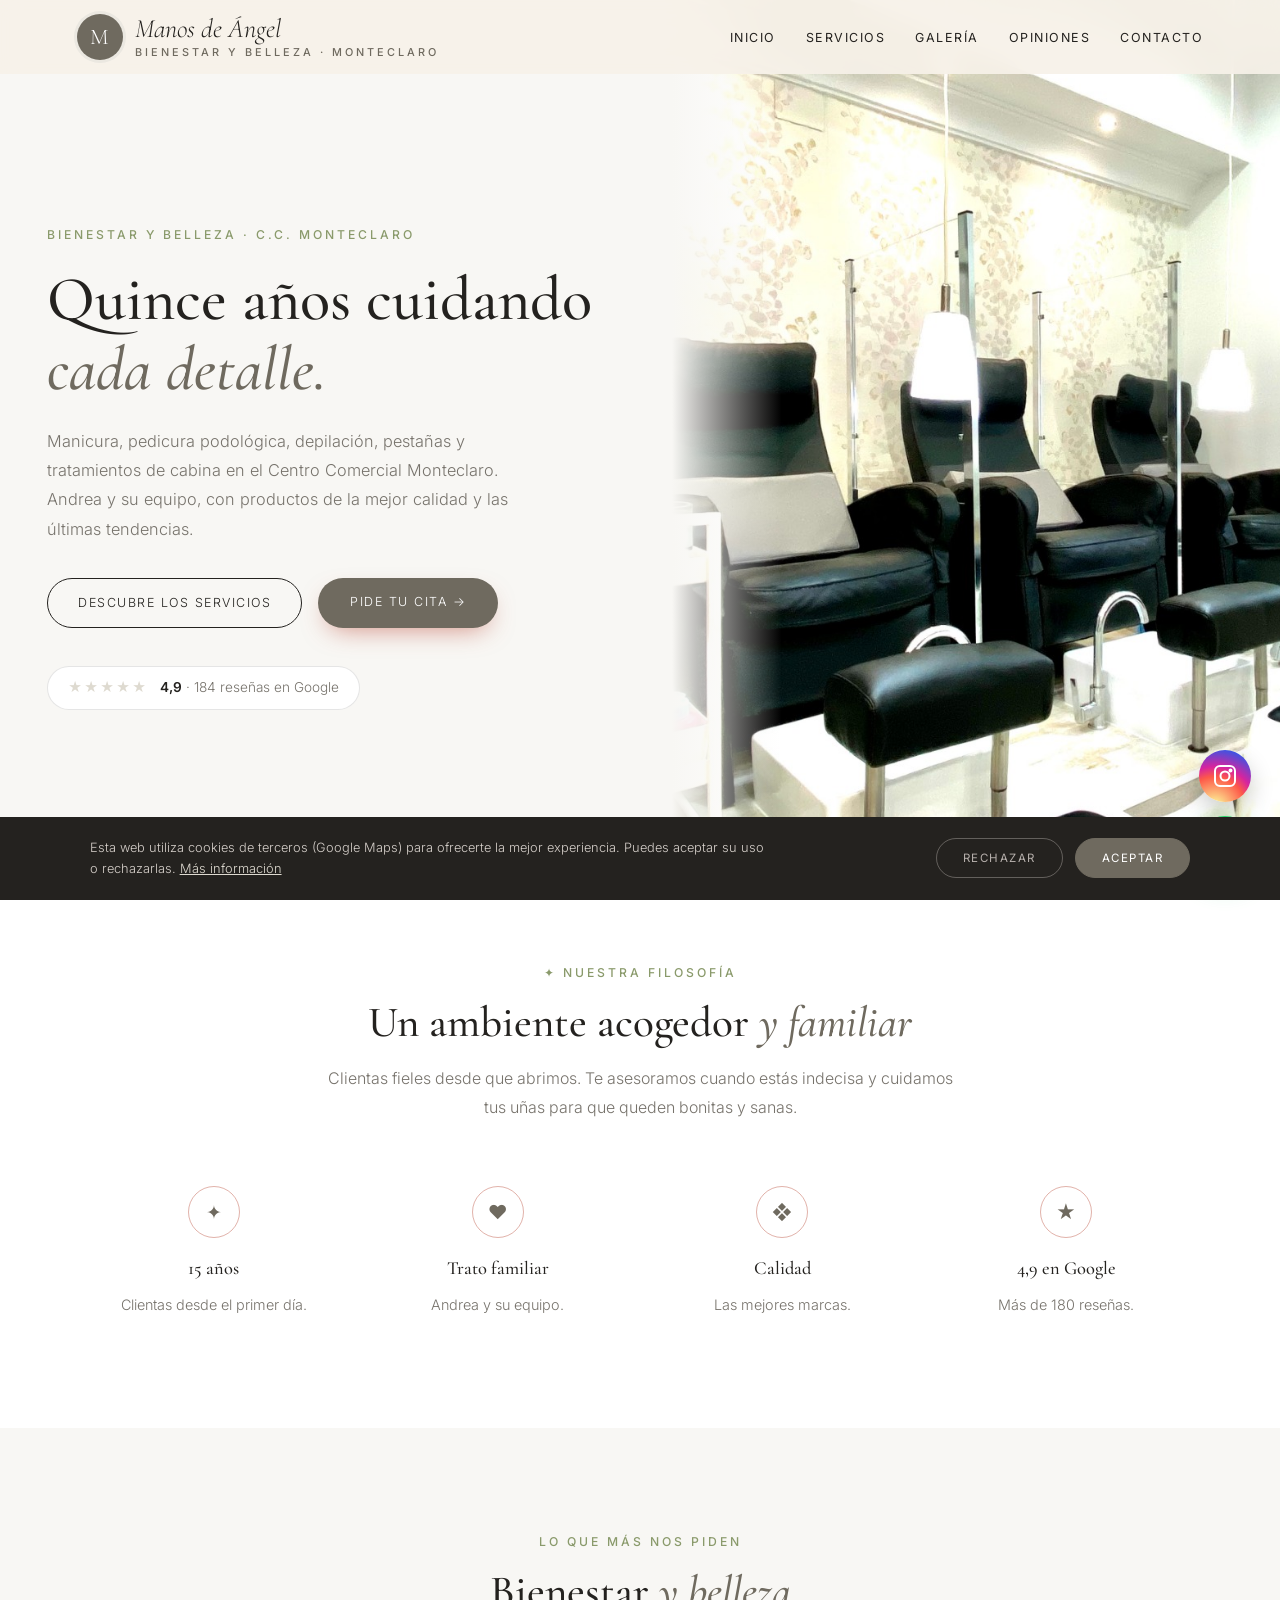
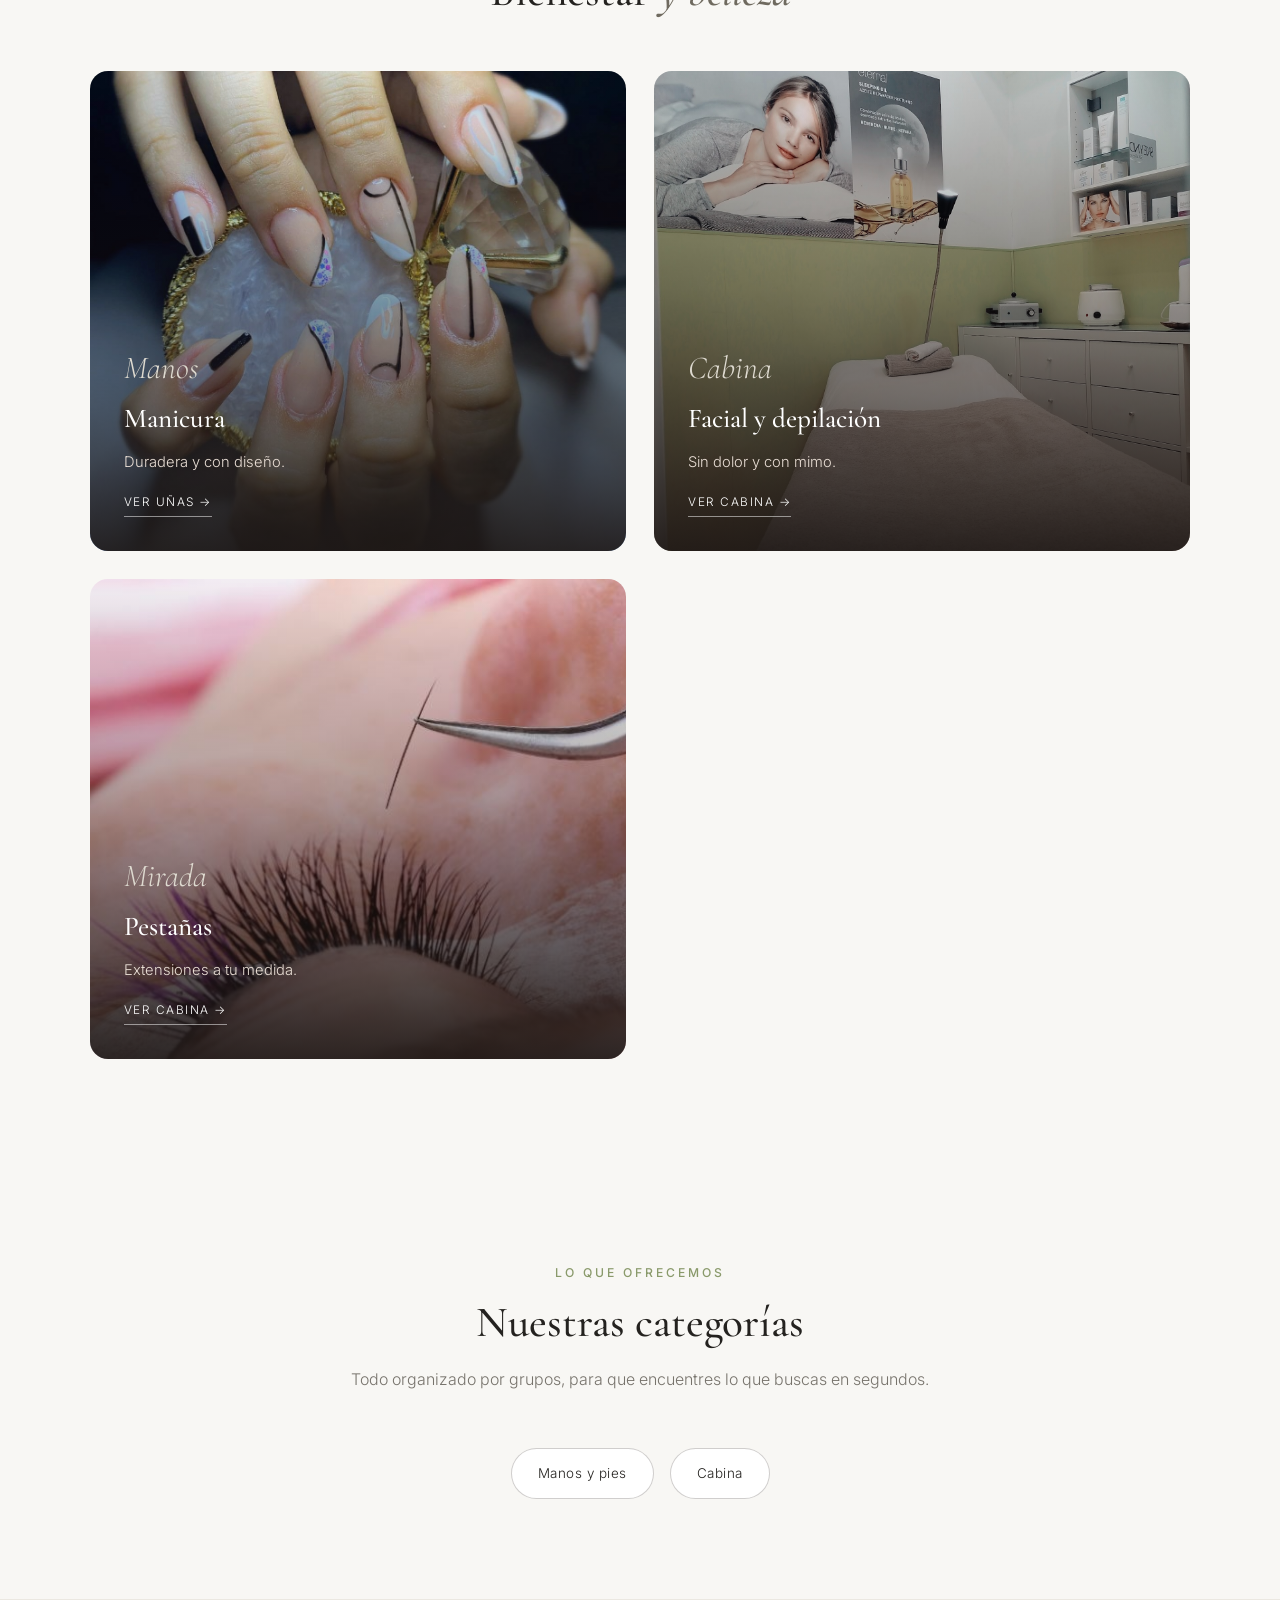
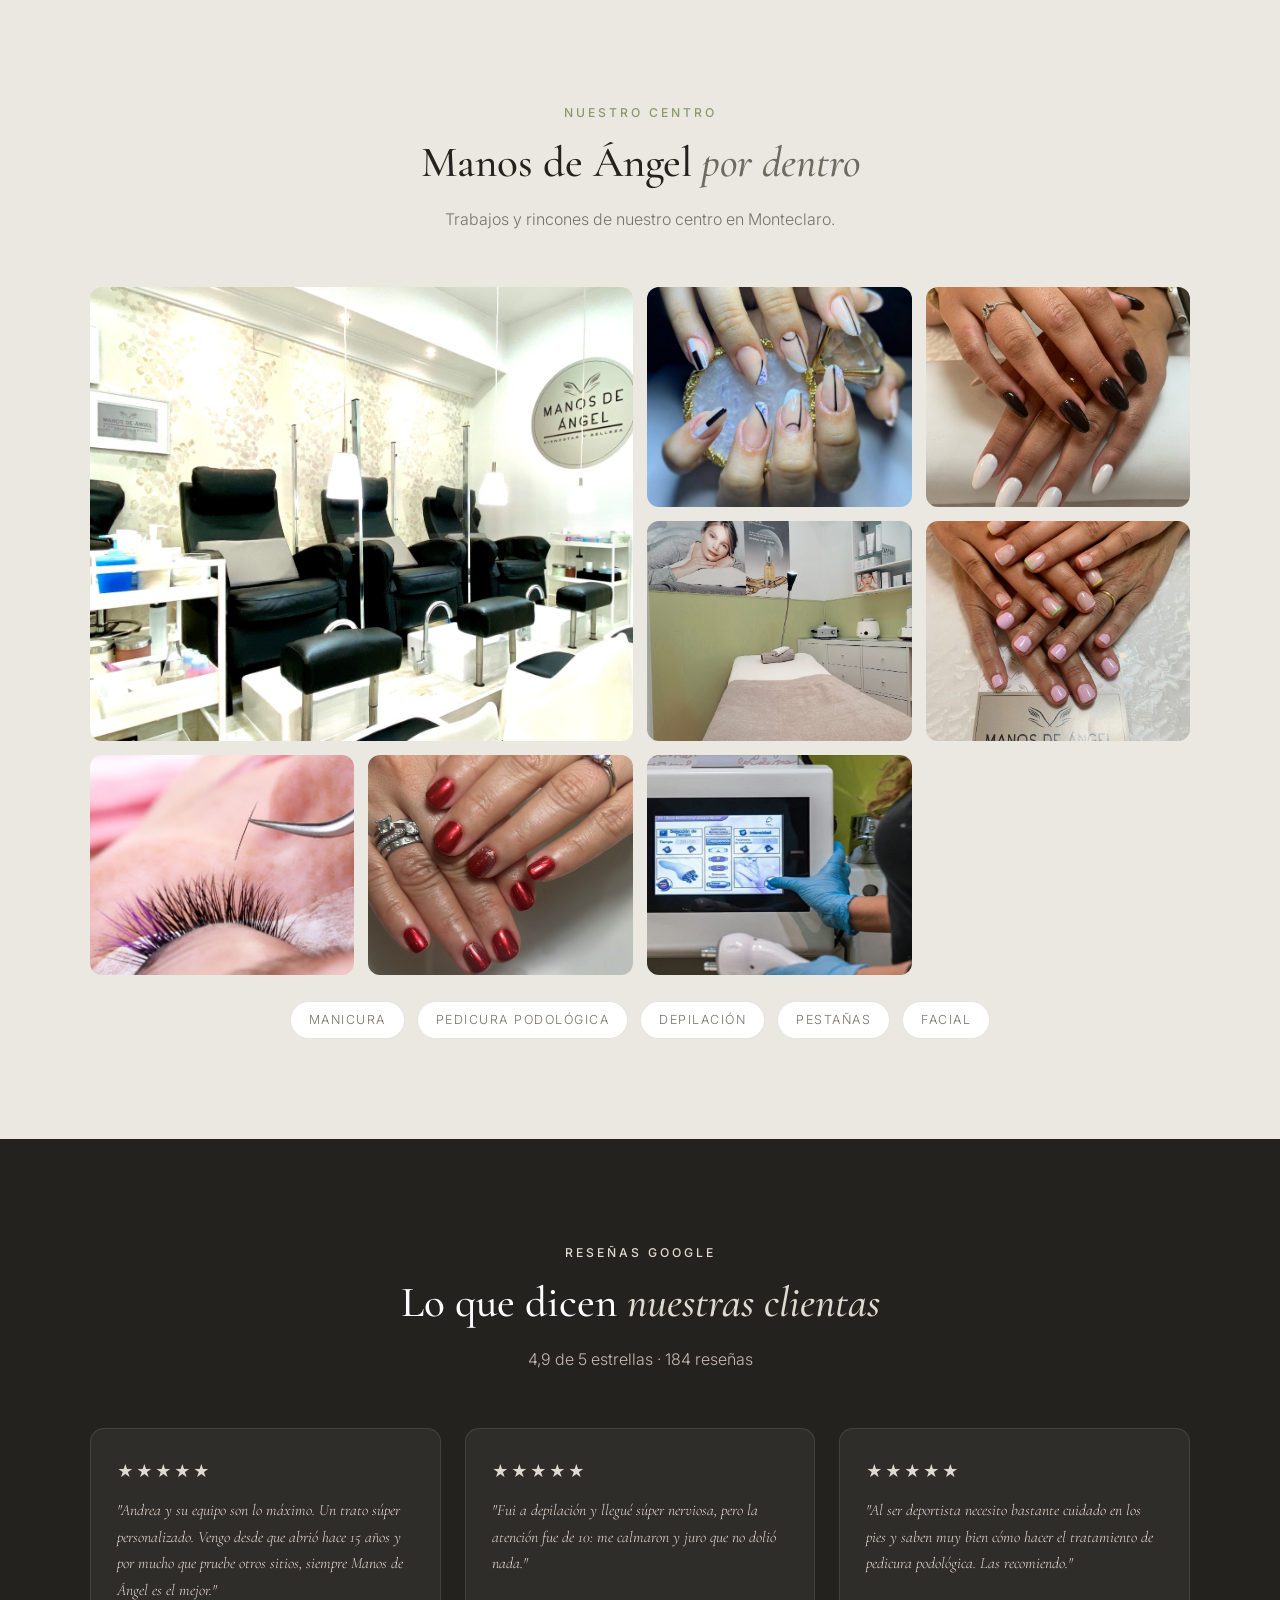
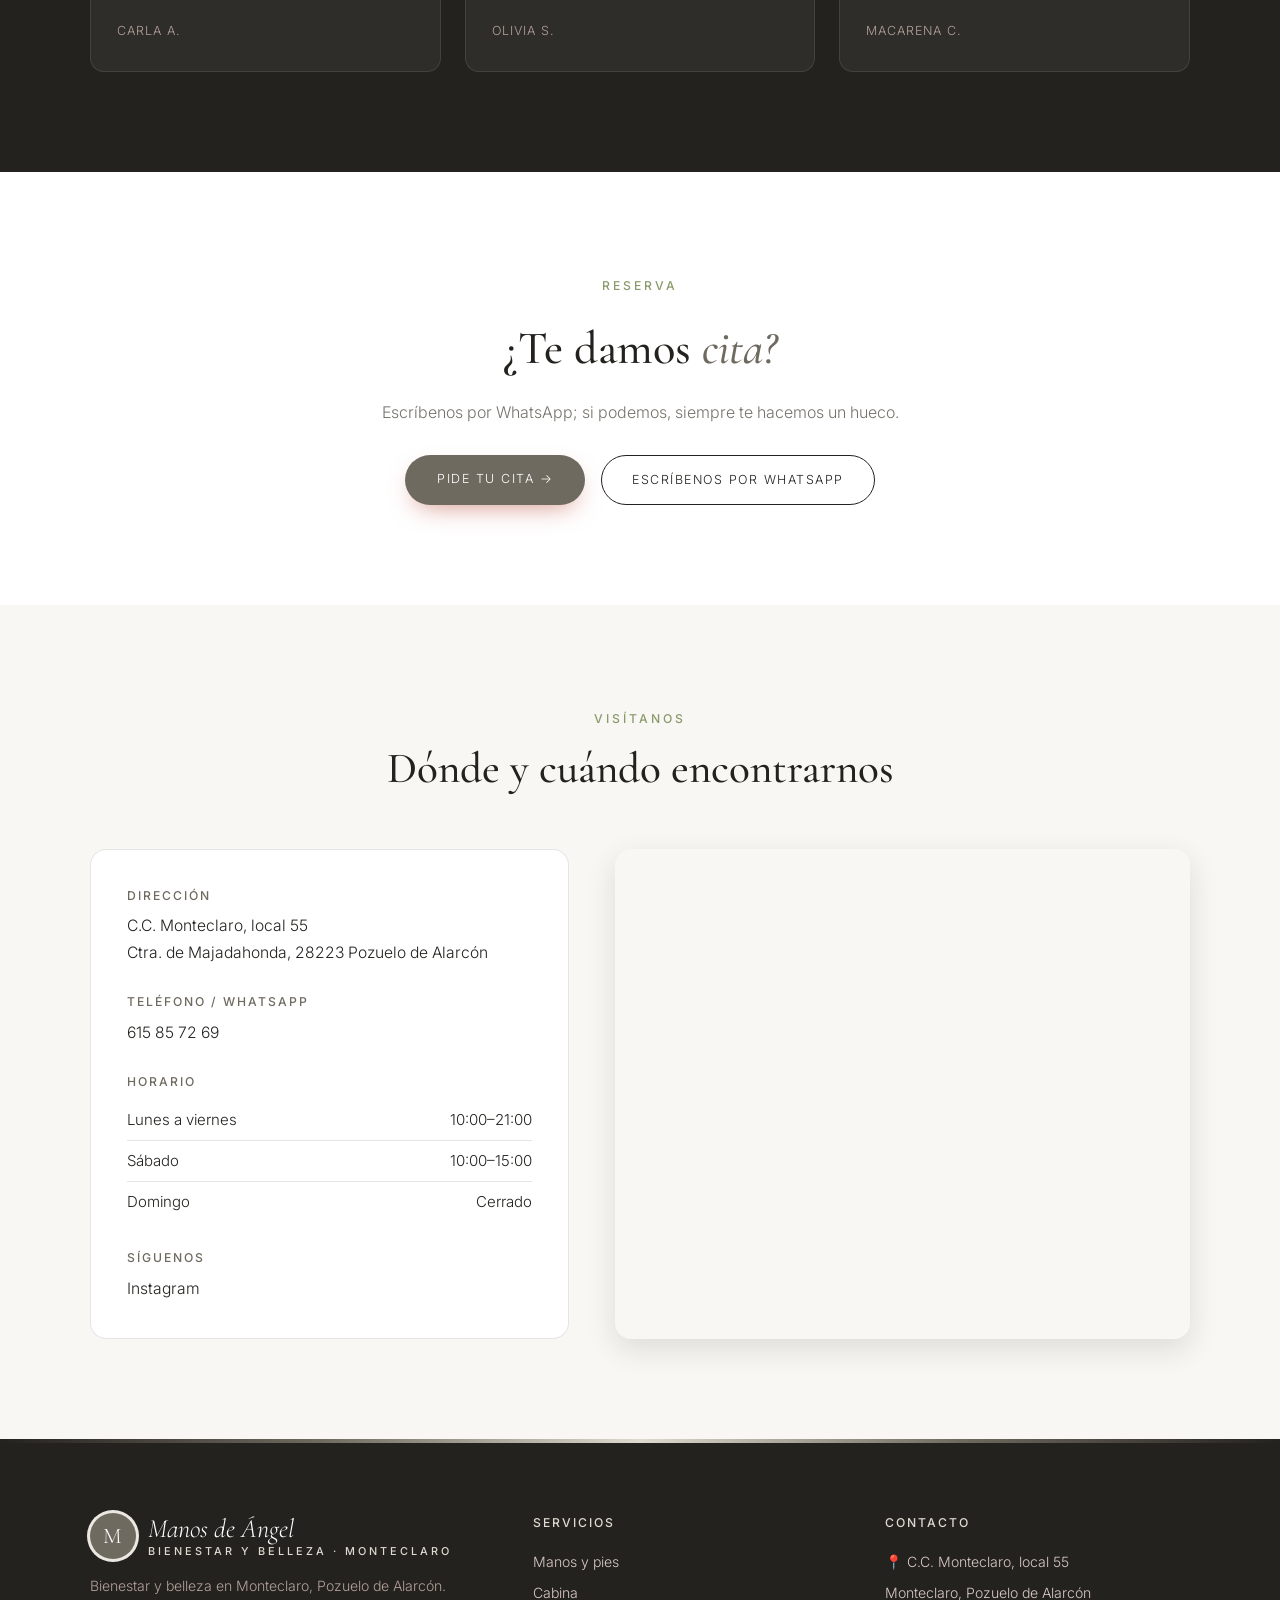
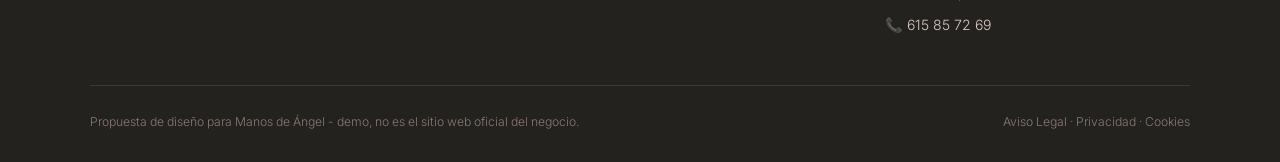
<file: index.html>
<!DOCTYPE html>
<html lang="es">
<head>
<meta charset="UTF-8">
<meta name="viewport" content="width=device-width, initial-scale=1.0">
<title>Manos de Ángel — Uñas, pedicura y estética en Monteclaro</title>
<meta name="description" content="Manos de Ángel, en el C.C. Monteclaro, local 55, Pozuelo de Alarcón. Manicura, pedicura podológica, depilación, pestañas y cabina facial con Andrea y su equipo desde hace 15 años. 4,9★ con 184 reseñas en Google.">
<meta name="theme-color" content="#24221f">
<meta property="og:title" content="Manos de Ángel · Pozuelo de Alarcón">
<meta property="og:image" content="maps_01.jpg">

<link rel="preconnect" href="https://fonts.googleapis.com"><link rel="preconnect" href="https://fonts.gstatic.com" crossorigin><link href="https://fonts.googleapis.com/css2?family=Cormorant+Garamond:ital,wght@0,500;0,600;1,500&family=Inter:wght@300;400;500;600&display=swap" rel="stylesheet">
<link rel="stylesheet" href="styles.css">
</head>
<body>

<header id="header">
  <a href="index.html" class="logo" aria-label="Manos de Ángel, inicio"><span class="logo-mark">M</span><span class="logo-text"><span class="script">Manos de Ángel</span><small>bienestar y belleza · Monteclaro</small></span></a>
  <nav id="nav" aria-label="Navegación principal"><ul><li><a href="index.html#inicio">Inicio</a></li><li><a href="servicios.html">Servicios</a></li><li><a href="index.html#galeria">Galería</a></li><li><a href="index.html#opiniones">Opiniones</a></li><li><a href="index.html#contacto">Contacto</a></li></ul></nav><button class="nav-toggle" id="navToggle" aria-label="Abrir menú">☰</button>
</header>

<section class="hero" id="inicio">
  <div class="hero-text">
    <span class="eyebrow">Bienestar y belleza · C.C. Monteclaro</span>
    <h1>Quince años cuidando <em>cada detalle.</em></h1>
    <p>Manicura, pedicura podológica, depilación, pestañas y tratamientos de cabina en el Centro Comercial Monteclaro. Andrea y su equipo, con productos de la mejor calidad y las últimas tendencias.</p>
    <div class="hero-ctas">
      <a href="servicios.html" class="btn-outline">Descubre los servicios</a>
      <a href="https://wa.me/34615857269?text=Hola%2C%20he%20visto%20vuestra%20web%20y%20me%20gustar%C3%ADa%20pedir%20cita%20en%20Manos%20de%20%C3%81ngel" class="btn-solid" target="_blank" rel="noopener">Pide tu cita →</a>
    </div>
    <a class="hero-rating" href="https://www.google.com/maps/search/?api=1&query=Manos+de+%C3%81ngel,+Centro+Comercial+Monteclaro,+Pozuelo+de+Alarc%C3%B3n" target="_blank" rel="noopener"><span class="stars">★★★★★</span><span><strong>4,9</strong> · 184 reseñas en Google</span></a>
  </div>
  <div class="hero-img"><img src="maps_01.jpg" alt="Zona de manicura y pedicura de Manos de Ángel en Monteclaro" style="object-position:center 50%;"></div>
</section>

<section class="trust">
  <div class="section-head">
    <span class="eyebrow">✦ Nuestra filosofía</span>
    <h2>Un ambiente acogedor <em>y familiar</em></h2>
    <p>Clientas fieles desde que abrimos. Te asesoramos cuando estás indecisa y cuidamos tus uñas para que queden bonitas y sanas.</p>
  </div>
  <div class="trust-grid">
    <div class="trust-card"><span class="trust-ic">✦</span><h3>15 años</h3><p>Clientas desde el primer día.</p></div>
    <div class="trust-card"><span class="trust-ic">♥</span><h3>Trato familiar</h3><p>Andrea y su equipo.</p></div>
    <div class="trust-card"><span class="trust-ic">❖</span><h3>Calidad</h3><p>Las mejores marcas.</p></div>
    <div class="trust-card"><span class="trust-ic">★</span><h3>4,9 en Google</h3><p>Más de 180 reseñas.</p></div>
  </div>
</section>

<section class="worlds">
  <div class="section-head">
    <span class="eyebrow">Lo que más nos piden</span>
    <h2>Bienestar <em>y belleza</em></h2>
  </div>
  <div class="worlds-grid">
    <a href="servicios.html#unas" class="world-card"><img src="maps_07.jpg" alt="Manicura"><div class="world-text"><span class="script">Manos</span><h3>Manicura</h3><p>Duradera y con diseño.</p><span class="world-link">Ver uñas →</span></div></a>
    <a href="servicios.html#cabina" class="world-card"><img src="maps_09.jpg" alt="Facial y depilación"><div class="world-text"><span class="script">Cabina</span><h3>Facial y depilación</h3><p>Sin dolor y con mimo.</p><span class="world-link">Ver cabina →</span></div></a>
    <a href="servicios.html#cabina" class="world-card"><img src="maps_03.jpg" alt="Pestañas"><div class="world-text"><span class="script">Mirada</span><h3>Pestañas</h3><p>Extensiones a tu medida.</p><span class="world-link">Ver cabina →</span></div></a>
  </div>
</section>

<section>
  <div class="section-head">
    <span class="eyebrow">Lo que ofrecemos</span>
    <h2>Nuestras categorías</h2>
    <p>Todo organizado por grupos, para que encuentres lo que buscas en segundos.</p>
  </div>
  <div class="cat-pills">
    <a href="servicios.html#unas" class="cat-pill">Manos y pies</a>
    <a href="servicios.html#cabina" class="cat-pill">Cabina</a>
  </div>
</section>

<section class="gallery-wrap" id="galeria">
  <div class="section-head">
    <span class="eyebrow">Nuestro centro</span>
    <h2>Manos de Ángel <em>por dentro</em></h2>
    <p>Trabajos y rincones de nuestro centro en Monteclaro.</p>
  </div>
  <div class="gallery">
    <figure class="big"><img src="maps_01.jpg" alt="Zona de manicura y pedicura" loading="lazy"></figure>
    <figure><img src="maps_07.jpg" alt="Diseño de líneas" loading="lazy"></figure>
    <figure><img src="maps_02.jpg" alt="Bicolor blanco y negro" loading="lazy"></figure>
    <figure><img src="maps_09.jpg" alt="Cabina de tratamientos" loading="lazy"></figure>
    <figure><img src="maps_04.jpg" alt="Manicura natural" loading="lazy"></figure>
    <figure><img src="maps_03.jpg" alt="Extensiones de pestañas" loading="lazy"></figure>
    <figure><img src="maps_08.jpg" alt="Rojo metalizado" loading="lazy"></figure>
    <figure><img src="maps_05.jpg" alt="Aparatología" loading="lazy"></figure>
  </div>
  <div class="brands"><span>Manicura</span><span>Pedicura podológica</span><span>Depilación</span><span>Pestañas</span><span>Facial</span></div>
</section>

<section class="reviews-wrap" id="opiniones">
  <div class="section-head">
    <span class="eyebrow">Reseñas Google</span>
    <h2>Lo que dicen <em>nuestras clientas</em></h2>
    <p>4,9 de 5 estrellas · 184 reseñas</p>
  </div>
  <div class="review-grid">
    <div class="review-card"><div class="stars">★★★★★</div><p>"Andrea y su equipo son lo máximo. Un trato súper personalizado. Vengo desde que abrió hace 15 años y por mucho que pruebe otros sitios, siempre Manos de Ángel es el mejor."</p><cite>Carla A.</cite></div>
    <div class="review-card"><div class="stars">★★★★★</div><p>"Fui a depilación y llegué súper nerviosa, pero la atención fue de 10: me calmaron y juro que no dolió nada."</p><cite>Olivia S.</cite></div>
    <div class="review-card"><div class="stars">★★★★★</div><p>"Al ser deportista necesito bastante cuidado en los pies y saben muy bien cómo hacer el tratamiento de pedicura podológica. Las recomiendo."</p><cite>Macarena C.</cite></div>
  </div>
</section>

<section class="cta-section">
  <span class="eyebrow">Reserva</span>
  <h2>¿Te damos <em>cita?</em></h2>
  <p>Escríbenos por WhatsApp; si podemos, siempre te hacemos un hueco.</p>
  <div class="cta-row">
    <a href="https://wa.me/34615857269?text=Hola%2C%20he%20visto%20vuestra%20web%20y%20me%20gustar%C3%ADa%20pedir%20cita%20en%20Manos%20de%20%C3%81ngel" class="btn-solid" target="_blank" rel="noopener">Pide tu cita →</a>
    <a href="https://wa.me/34615857269?text=Hola%2C%20he%20visto%20vuestra%20web%20y%20me%20gustar%C3%ADa%20pedir%20cita%20en%20Manos%20de%20%C3%81ngel" class="btn-outline" target="_blank" rel="noopener">Escríbenos por WhatsApp</a>
  </div>
</section>

<section class="contact-section" id="contacto">
  <div class="section-head">
    <span class="eyebrow">Visítanos</span>
    <h2>Dónde y cuándo encontrarnos</h2>
  </div>
  <div class="contact-grid">
    <div class="contact-info">
      <div class="contact-block"><h3>Dirección</h3><p>C.C. Monteclaro, local 55<br>Ctra. de Majadahonda, 28223 Pozuelo de Alarcón</p></div>
      <div class="contact-block"><h3>Teléfono / WhatsApp</h3><p><a href="tel:+34615857269">615 85 72 69</a></p></div>
      <div class="contact-block"><h3>Horario</h3><ul class="hours-list"><li><span>Lunes a viernes</span><span>10:00–21:00</span></li><li><span>Sábado</span><span>10:00–15:00</span></li><li><span>Domingo</span><span>Cerrado</span></li></ul></div>
      <div class="contact-block"><h3>Síguenos</h3><p><a href="https://www.instagram.com/manosdeangelmonteclaro/" target="_blank" rel="noopener">Instagram</a></p></div>
    </div>
    <div class="contact-map">
      <iframe title="Mapa de Manos de Ángel" src="https://www.google.com/maps?q=Manos+de+%C3%81ngel,+Centro+Comercial+Monteclaro,+Pozuelo+de+Alarc%C3%B3n&output=embed" width="100%" height="100%" style="border:0;" allowfullscreen="" loading="lazy" referrerpolicy="no-referrer-when-downgrade"></iframe>
    </div>
  </div>
</section>

<footer>
  <div class="footer-grid">
    <div class="footer-brand">
      <a href="index.html" class="logo light"><span class="logo-mark">M</span><span class="logo-text"><span class="script">Manos de Ángel</span><small>bienestar y belleza · Monteclaro</small></span></a>
      <p>Bienestar y belleza en Monteclaro, Pozuelo de Alarcón.</p>
    </div>
    <div><h4>Servicios</h4><ul><li><a href="servicios.html#unas">Manos y pies</a></li><li><a href="servicios.html#cabina">Cabina</a></li></ul></div>
    <div><h4>Contacto</h4><ul><li>📍 C.C. Monteclaro, local 55</li><li>Monteclaro, Pozuelo de Alarcón</li><li>📞 <a href="tel:+34615857269">615 85 72 69</a></li></ul></div>
  </div>
  <div class="footer-bottom">
    <span>Propuesta de diseño para Manos de Ángel - demo, no es el sitio web oficial del negocio.</span>
    <span><a href="aviso-legal.html">Aviso Legal</a> &middot; <a href="politica-privacidad.html">Privacidad</a> &middot; <a href="politica-cookies.html">Cookies</a></span>
  </div>
</footer>

<div id="cookie-banner" class="cookie-banner"><p>Esta web utiliza cookies de terceros (Google Maps) para ofrecerte la mejor experiencia. Puedes aceptar su uso o rechazarlas. <a href="politica-cookies.html">Más información</a></p><div class="cookie-actions"><button onclick="setCookieChoice('rejected')" class="ck-reject">Rechazar</button><button onclick="setCookieChoice('accepted')" class="ck-accept">Aceptar</button></div></div>
<div class="social-fabs"><a class="ig-fab" href="https://www.instagram.com/manosdeangelmonteclaro/" target="_blank" rel="noopener" aria-label="Visitar Instagram"><svg width="24" height="24" viewBox="0 0 24 24" fill="none" stroke="white" stroke-width="2"><rect x="2" y="2" width="20" height="20" rx="5"/><circle cx="12" cy="12" r="4.5"/><circle cx="17.5" cy="6.5" r="1" fill="white"/></svg></a><a class="wa-fab" href="https://wa.me/34615857269?text=Hola%2C%20he%20visto%20vuestra%20web%20y%20me%20gustar%C3%ADa%20pedir%20cita%20en%20Manos%20de%20%C3%81ngel" target="_blank" rel="noopener" aria-label="Escribir por WhatsApp"><svg width="28" height="28" viewBox="0 0 24 24" fill="white"><path d="M17.5 14.4c-.3-.1-1.8-.9-2-1s-.5-.1-.7.1-.8 1-.9 1.2-.3.2-.6.1a8.2 8.2 0 0 1-2.4-1.5 9 9 0 0 1-1.7-2.1c-.2-.3 0-.5.1-.6l.4-.5.3-.5v-.5l-.9-2.2c-.2-.6-.5-.5-.7-.5h-.6a1.1 1.1 0 0 0-.8.4 3.4 3.4 0 0 0-1 2.5 5.9 5.9 0 0 0 1.2 3.1 13.5 13.5 0 0 0 5.2 4.6c2.6 1 2.6.7 3.1.6a2.6 2.6 0 0 0 1.7-1.2 2.1 2.1 0 0 0 .2-1.2c-.1-.1-.3-.2-.6-.3ZM12 21.8a9.8 9.8 0 0 1-5-1.4l-.4-.2-3.7 1 1-3.6-.2-.4A9.8 9.8 0 1 1 12 21.8Zm8.4-18.3A11.8 11.8 0 0 0 1.8 17.7L.2 23.8l6.3-1.6a11.8 11.8 0 0 0 5.6 1.4A11.8 11.8 0 0 0 20.4 3.5Z"/></svg></a></div>
<script src="main.js"></script>
</body>
</html>
</file>
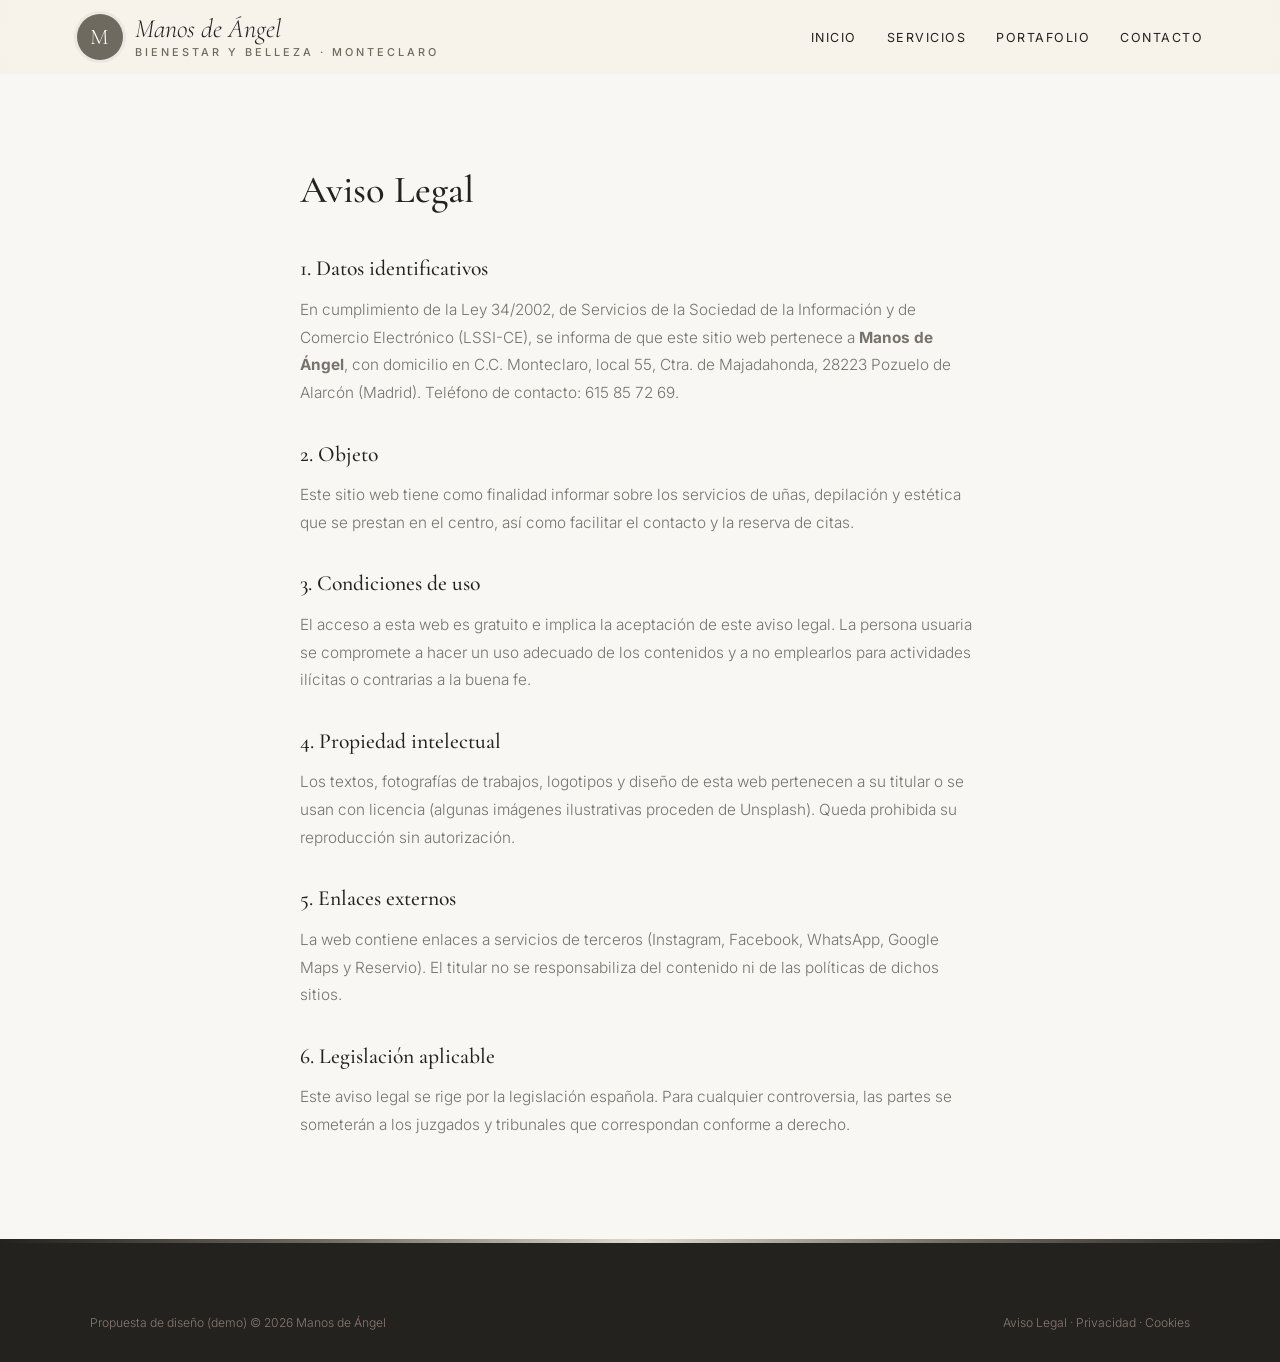
<file: aviso-legal.html>
<!DOCTYPE html>
<html lang="es">
<head>
<meta charset="UTF-8">
<meta name="viewport" content="width=device-width, initial-scale=1.0">
<title>Aviso Legal — Manos de Ángel</title>
<meta name="robots" content="noindex">

<link rel="preconnect" href="https://fonts.googleapis.com">
<link href="https://fonts.googleapis.com/css2?family=Cormorant+Garamond:ital,wght@0,500;0,600;1,500&family=Inter:wght@300;400;500;600&display=swap" rel="stylesheet">
<link rel="stylesheet" href="styles.css">
</head>
<body>
<header id="header" class="scrolled">
  <a href="index.html" class="logo" aria-label="Manos de Ángel, inicio">
    <span class="logo-mark">M</span>
    <span class="logo-text"><span class="script">Manos de Ángel</span><small>bienestar y belleza · Monteclaro</small></span>
  </a>
  <nav id="nav" aria-label="Navegación principal">
    <ul>
      <li><a href="index.html#inicio">Inicio</a></li>
      <li><a href="servicios.html">Servicios</a></li>
      <li><a href="portafolio.html">Portafolio</a></li>
      <li><a href="index.html#contacto">Contacto</a></li>
    </ul>
  </nav>
  <button class="nav-toggle" id="navToggle" aria-label="Abrir menú">☰</button>
</header>
<main class="legal"><h1>Aviso Legal</h1>
<h2>1. Datos identificativos</h2>
<p>En cumplimiento de la Ley 34/2002, de Servicios de la Sociedad de la Información y de Comercio Electrónico (LSSI-CE), se informa de que este sitio web pertenece a <strong>Manos de Ángel</strong>, con domicilio en C.C. Monteclaro, local 55, Ctra. de Majadahonda, 28223 Pozuelo de Alarcón (Madrid). Teléfono de contacto: 615 85 72 69.</p>
<h2>2. Objeto</h2>
<p>Este sitio web tiene como finalidad informar sobre los servicios de uñas, depilación y estética que se prestan en el centro, así como facilitar el contacto y la reserva de citas.</p>
<h2>3. Condiciones de uso</h2>
<p>El acceso a esta web es gratuito e implica la aceptación de este aviso legal. La persona usuaria se compromete a hacer un uso adecuado de los contenidos y a no emplearlos para actividades ilícitas o contrarias a la buena fe.</p>
<h2>4. Propiedad intelectual</h2>
<p>Los textos, fotografías de trabajos, logotipos y diseño de esta web pertenecen a su titular o se usan con licencia (algunas imágenes ilustrativas proceden de Unsplash). Queda prohibida su reproducción sin autorización.</p>
<h2>5. Enlaces externos</h2>
<p>La web contiene enlaces a servicios de terceros (Instagram, Facebook, WhatsApp, Google Maps y Reservio). El titular no se responsabiliza del contenido ni de las políticas de dichos sitios.</p>
<h2>6. Legislación aplicable</h2>
<p>Este aviso legal se rige por la legislación española. Para cualquier controversia, las partes se someterán a los juzgados y tribunales que correspondan conforme a derecho.</p></main>
<footer>
  <div class="footer-bottom" style="margin-top:0">
    <span>Propuesta de diseño (demo) © 2026 Manos de Ángel</span>
    <span><a href="aviso-legal.html">Aviso Legal</a> &middot; <a href="politica-privacidad.html">Privacidad</a> &middot; <a href="politica-cookies.html">Cookies</a></span>
  </div>
</footer>
<script src="main.js"></script>
</body>
</html>
</file>
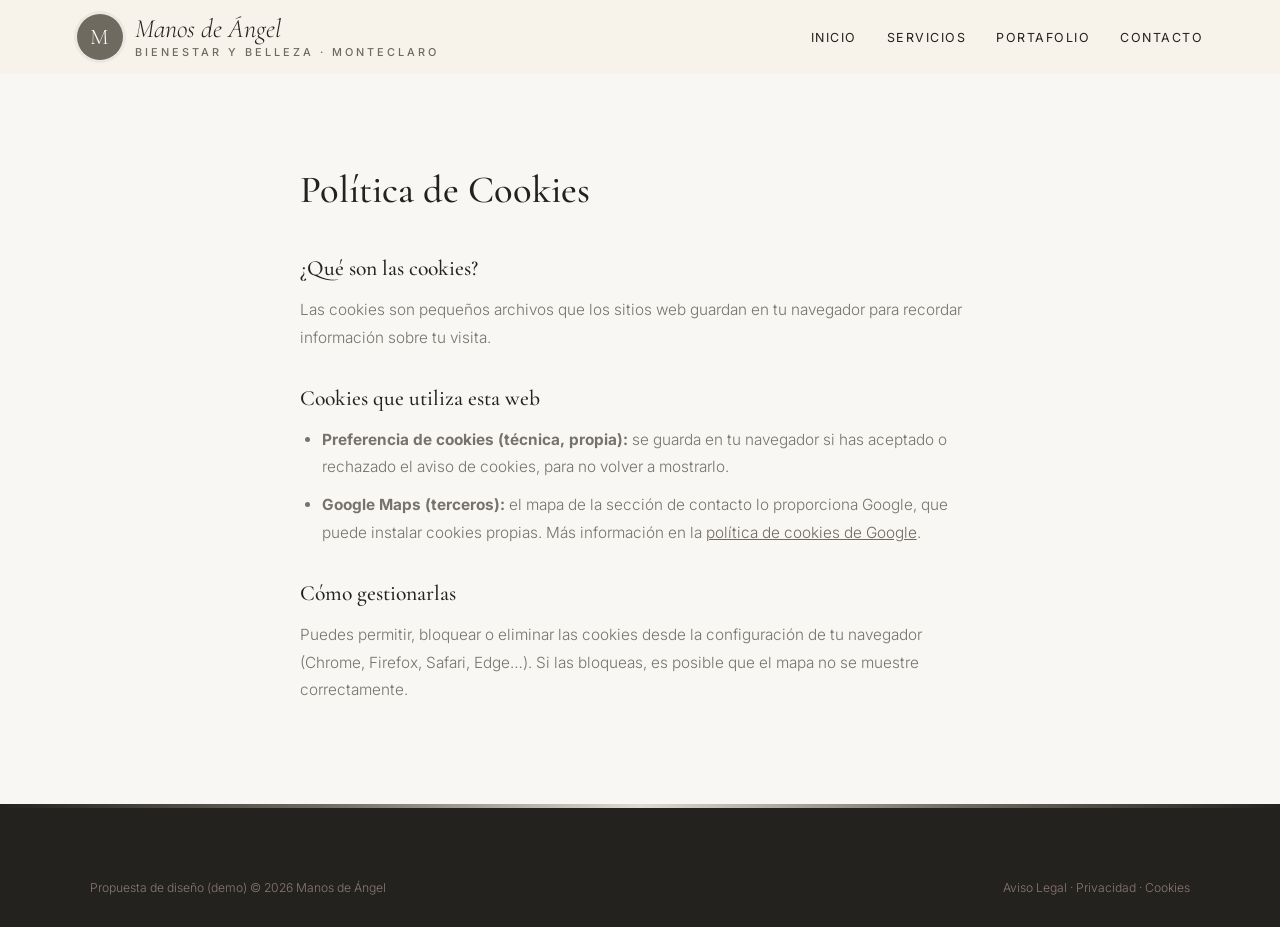
<file: politica-cookies.html>
<!DOCTYPE html>
<html lang="es">
<head>
<meta charset="UTF-8">
<meta name="viewport" content="width=device-width, initial-scale=1.0">
<title>Política de Cookies — Manos de Ángel</title>
<meta name="robots" content="noindex">

<link rel="preconnect" href="https://fonts.googleapis.com">
<link href="https://fonts.googleapis.com/css2?family=Cormorant+Garamond:ital,wght@0,500;0,600;1,500&family=Inter:wght@300;400;500;600&display=swap" rel="stylesheet">
<link rel="stylesheet" href="styles.css">
</head>
<body>
<header id="header" class="scrolled">
  <a href="index.html" class="logo" aria-label="Manos de Ángel, inicio">
    <span class="logo-mark">M</span>
    <span class="logo-text"><span class="script">Manos de Ángel</span><small>bienestar y belleza · Monteclaro</small></span>
  </a>
  <nav id="nav" aria-label="Navegación principal">
    <ul>
      <li><a href="index.html#inicio">Inicio</a></li>
      <li><a href="servicios.html">Servicios</a></li>
      <li><a href="portafolio.html">Portafolio</a></li>
      <li><a href="index.html#contacto">Contacto</a></li>
    </ul>
  </nav>
  <button class="nav-toggle" id="navToggle" aria-label="Abrir menú">☰</button>
</header>
<main class="legal"><h1>Política de Cookies</h1>
<h2>¿Qué son las cookies?</h2>
<p>Las cookies son pequeños archivos que los sitios web guardan en tu navegador para recordar información sobre tu visita.</p>
<h2>Cookies que utiliza esta web</h2>
<ul>
<li><strong>Preferencia de cookies (técnica, propia):</strong> se guarda en tu navegador si has aceptado o rechazado el aviso de cookies, para no volver a mostrarlo.</li>
<li><strong>Google Maps (terceros):</strong> el mapa de la sección de contacto lo proporciona Google, que puede instalar cookies propias. Más información en la <a href="https://policies.google.com/technologies/cookies" target="_blank" rel="noopener">política de cookies de Google</a>.</li>
</ul>
<h2>Cómo gestionarlas</h2>
<p>Puedes permitir, bloquear o eliminar las cookies desde la configuración de tu navegador (Chrome, Firefox, Safari, Edge…). Si las bloqueas, es posible que el mapa no se muestre correctamente.</p></main>
<footer>
  <div class="footer-bottom" style="margin-top:0">
    <span>Propuesta de diseño (demo) © 2026 Manos de Ángel</span>
    <span><a href="aviso-legal.html">Aviso Legal</a> &middot; <a href="politica-privacidad.html">Privacidad</a> &middot; <a href="politica-cookies.html">Cookies</a></span>
  </div>
</footer>
<script src="main.js"></script>
</body>
</html>
</file>
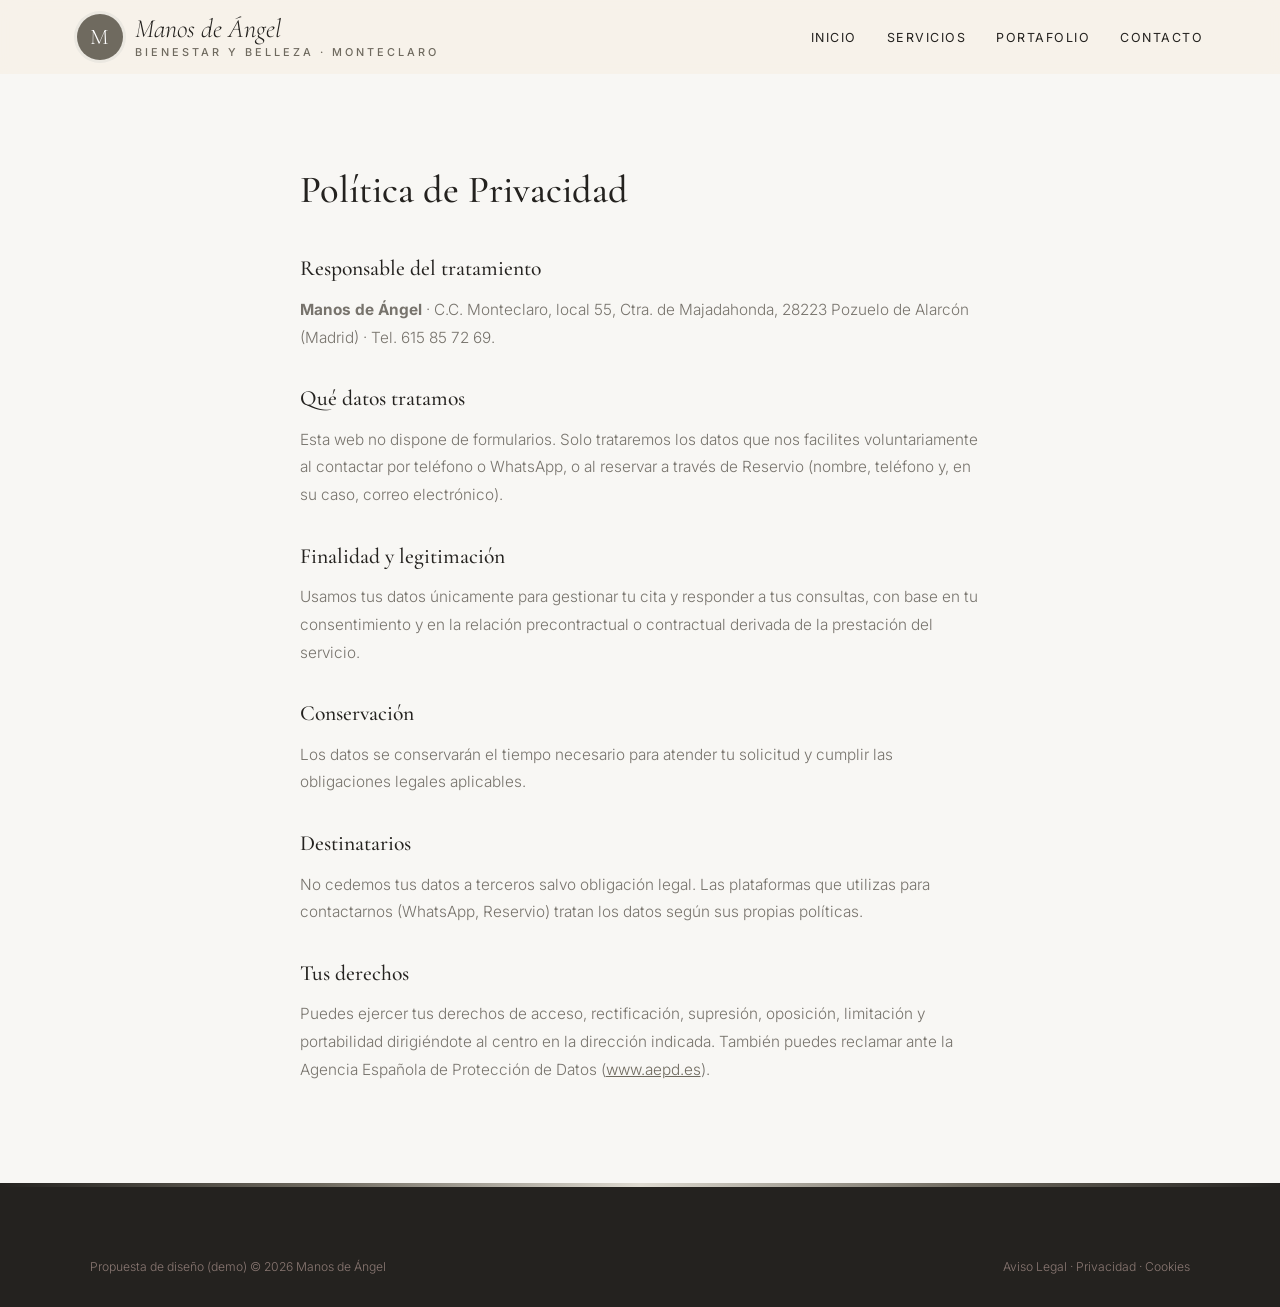
<file: politica-privacidad.html>
<!DOCTYPE html>
<html lang="es">
<head>
<meta charset="UTF-8">
<meta name="viewport" content="width=device-width, initial-scale=1.0">
<title>Política de Privacidad — Manos de Ángel</title>
<meta name="robots" content="noindex">

<link rel="preconnect" href="https://fonts.googleapis.com">
<link href="https://fonts.googleapis.com/css2?family=Cormorant+Garamond:ital,wght@0,500;0,600;1,500&family=Inter:wght@300;400;500;600&display=swap" rel="stylesheet">
<link rel="stylesheet" href="styles.css">
</head>
<body>
<header id="header" class="scrolled">
  <a href="index.html" class="logo" aria-label="Manos de Ángel, inicio">
    <span class="logo-mark">M</span>
    <span class="logo-text"><span class="script">Manos de Ángel</span><small>bienestar y belleza · Monteclaro</small></span>
  </a>
  <nav id="nav" aria-label="Navegación principal">
    <ul>
      <li><a href="index.html#inicio">Inicio</a></li>
      <li><a href="servicios.html">Servicios</a></li>
      <li><a href="portafolio.html">Portafolio</a></li>
      <li><a href="index.html#contacto">Contacto</a></li>
    </ul>
  </nav>
  <button class="nav-toggle" id="navToggle" aria-label="Abrir menú">☰</button>
</header>
<main class="legal"><h1>Política de Privacidad</h1>
<h2>Responsable del tratamiento</h2>
<p><strong>Manos de Ángel</strong> · C.C. Monteclaro, local 55, Ctra. de Majadahonda, 28223 Pozuelo de Alarcón (Madrid) · Tel. 615 85 72 69.</p>
<h2>Qué datos tratamos</h2>
<p>Esta web no dispone de formularios. Solo trataremos los datos que nos facilites voluntariamente al contactar por teléfono o WhatsApp, o al reservar a través de Reservio (nombre, teléfono y, en su caso, correo electrónico).</p>
<h2>Finalidad y legitimación</h2>
<p>Usamos tus datos únicamente para gestionar tu cita y responder a tus consultas, con base en tu consentimiento y en la relación precontractual o contractual derivada de la prestación del servicio.</p>
<h2>Conservación</h2>
<p>Los datos se conservarán el tiempo necesario para atender tu solicitud y cumplir las obligaciones legales aplicables.</p>
<h2>Destinatarios</h2>
<p>No cedemos tus datos a terceros salvo obligación legal. Las plataformas que utilizas para contactarnos (WhatsApp, Reservio) tratan los datos según sus propias políticas.</p>
<h2>Tus derechos</h2>
<p>Puedes ejercer tus derechos de acceso, rectificación, supresión, oposición, limitación y portabilidad dirigiéndote al centro en la dirección indicada. También puedes reclamar ante la Agencia Española de Protección de Datos (<a href="https://www.aepd.es" target="_blank" rel="noopener">www.aepd.es</a>).</p></main>
<footer>
  <div class="footer-bottom" style="margin-top:0">
    <span>Propuesta de diseño (demo) © 2026 Manos de Ángel</span>
    <span><a href="aviso-legal.html">Aviso Legal</a> &middot; <a href="politica-privacidad.html">Privacidad</a> &middot; <a href="politica-cookies.html">Cookies</a></span>
  </div>
</footer>
<script src="main.js"></script>
</body>
</html>
</file>
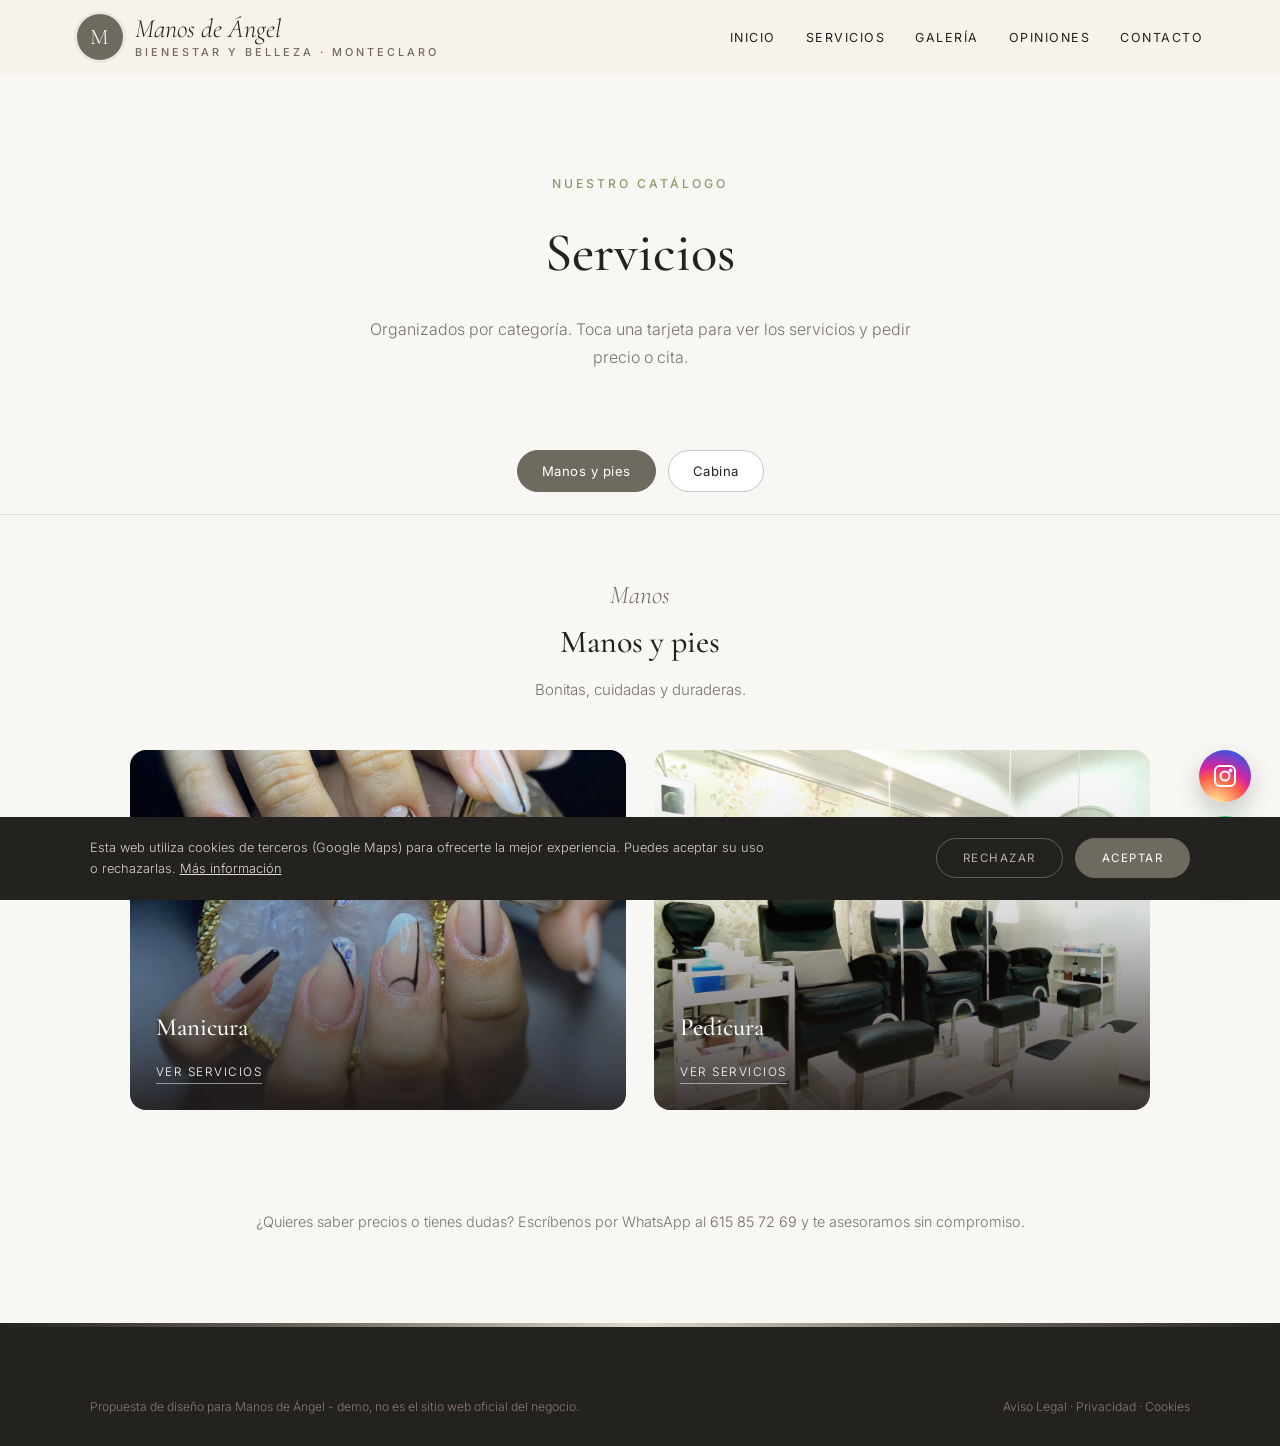
<file: servicios.html>
<!DOCTYPE html>
<html lang="es">
<head>
<meta charset="UTF-8">
<meta name="viewport" content="width=device-width, initial-scale=1.0">
<title>Servicios — Manos de Ángel · Pozuelo de Alarcón</title>
<meta name="description" content="Servicios de Manos de Ángel en Pozuelo de Alarcón.">

<link rel="preconnect" href="https://fonts.googleapis.com"><link rel="preconnect" href="https://fonts.gstatic.com" crossorigin><link href="https://fonts.googleapis.com/css2?family=Cormorant+Garamond:ital,wght@0,500;0,600;1,500&family=Inter:wght@300;400;500;600&display=swap" rel="stylesheet">
<link rel="stylesheet" href="styles.css">
</head>
<body>

<header id="header" class="scrolled">
  <a href="index.html" class="logo" aria-label="Manos de Ángel, inicio"><span class="logo-mark">M</span><span class="logo-text"><span class="script">Manos de Ángel</span><small>bienestar y belleza · Monteclaro</small></span></a>
  <nav id="nav" aria-label="Navegación principal"><ul><li><a href="index.html#inicio">Inicio</a></li><li><a href="servicios.html">Servicios</a></li><li><a href="index.html#galeria">Galería</a></li><li><a href="index.html#opiniones">Opiniones</a></li><li><a href="index.html#contacto">Contacto</a></li></ul></nav><button class="nav-toggle" id="navToggle" aria-label="Abrir menú">☰</button>
</header>

<div class="page-hero">
  <span class="eyebrow">Nuestro catálogo</span>
  <h1>Servicios</h1>
  <p>Organizados por categoría. Toca una tarjeta para ver los servicios y pedir precio o cita.</p>
</div>

<div class="tabs">
  <button class="tab-btn active" data-tab="unas">Manos y pies</button>
  <button class="tab-btn" data-tab="cabina">Cabina</button>
  
</div>

<div class="tab-panel active" id="unas">
  <div class="tab-intro"><span class="script">Manos</span><h2>Manos y pies</h2><p>Bonitas, cuidadas y duraderas.</p></div>
  <div class="cat-grid">
    <div class="cat-card" onclick="openModal('manicura')"><img src="maps_07.jpg" alt="Manicura" loading="lazy"><div class="cat-card-text"><h3>Manicura</h3><span>Ver servicios</span></div></div>
    <div class="cat-card" onclick="openModal('pedicura')"><img src="maps_01.jpg" alt="Pedicura" loading="lazy"><div class="cat-card-text"><h3>Pedicura</h3><span>Ver servicios</span></div></div>
  </div>
</div>

<div class="tab-panel" id="cabina">
  <div class="tab-intro"><span class="script">Belleza</span><h2>Cabina</h2><p>Depilación, mirada y piel.</p></div>
  <div class="cat-grid">
    <div class="cat-card" onclick="openModal('depilacion')"><img src="maps_05.jpg" alt="Depilación" loading="lazy"><div class="cat-card-text"><h3>Depilación</h3><span>Ver servicios</span></div></div>
    <div class="cat-card" onclick="openModal('pestanas')"><img src="maps_03.jpg" alt="Pestañas" loading="lazy"><div class="cat-card-text"><h3>Pestañas</h3><span>Ver servicios</span></div></div>
    <div class="cat-card" onclick="openModal('facial')"><img src="maps_09.jpg" alt="Tratamientos faciales" loading="lazy"><div class="cat-card-text"><h3>Tratamientos faciales</h3><span>Ver servicios</span></div></div>
  </div>
</div>


<p class="services-note">¿Quieres saber precios o tienes dudas? Escríbenos por WhatsApp al <a href="https://wa.me/34615857269" target="_blank" rel="noopener" style="color:var(--red)">615 85 72 69</a> y te asesoramos sin compromiso.</p>

<div class="modal-overlay" id="modal-manicura"><div class="modal">
  <button class="modal-close" onclick="closeModal('manicura')" aria-label="Cerrar">×</button>
  <h3>Manicura</h3><p class="modal-sub">Color y diseño</p>
  <div class="svc-row"><div><div class="svc-name">Manicura</div><span class="svc-desc"></span></div><div class="svc-price">Consultar</div></div>
  <div class="svc-row"><div><div class="svc-name">Diseños</div><span class="svc-desc"></span></div><div class="svc-price">Consultar</div></div>
  <div class="svc-row"><div><div class="svc-name">Últimas tendencias</div><span class="svc-desc"></span></div><div class="svc-price">Consultar</div></div>
  <a class="modal-cta alt" href="https://wa.me/34615857269?text=Hola%2C%20quiero%20informaci%C3%B3n%20sobre%20manicura" target="_blank" rel="noopener">Pedir cita por WhatsApp</a>
</div></div>

<div class="modal-overlay" id="modal-pedicura"><div class="modal">
  <button class="modal-close" onclick="closeModal('pedicura')" aria-label="Cerrar">×</button>
  <h3>Pedicura</h3><p class="modal-sub">Podológica</p>
  <div class="svc-row"><div><div class="svc-name">Pedicura</div><span class="svc-desc"></span></div><div class="svc-price">Consultar</div></div>
  <div class="svc-row"><div><div class="svc-name">Pedicura podológica</div><span class="svc-desc"></span></div><div class="svc-price">Consultar</div></div>
  <a class="modal-cta alt" href="https://wa.me/34615857269?text=Hola%2C%20quiero%20informaci%C3%B3n%20sobre%20pedicura" target="_blank" rel="noopener">Pedir cita por WhatsApp</a>
</div></div>

<div class="modal-overlay" id="modal-depilacion"><div class="modal">
  <button class="modal-close" onclick="closeModal('depilacion')" aria-label="Cerrar">×</button>
  <h3>Depilación</h3><p class="modal-sub">Sin dolor</p>
  <div class="svc-row"><div><div class="svc-name">Depilación</div><span class="svc-desc"></span></div><div class="svc-price">Consultar</div></div>
  <div class="svc-row"><div><div class="svc-name">Depilación íntima</div><span class="svc-desc"></span></div><div class="svc-price">Consultar</div></div>
  <a class="modal-cta alt" href="https://wa.me/34615857269?text=Hola%2C%20quiero%20informaci%C3%B3n%20sobre%20depilaci%C3%B3n" target="_blank" rel="noopener">Pedir cita por WhatsApp</a>
</div></div>

<div class="modal-overlay" id="modal-pestanas"><div class="modal">
  <button class="modal-close" onclick="closeModal('pestanas')" aria-label="Cerrar">×</button>
  <h3>Pestañas</h3><p class="modal-sub">Mirada</p>
  <div class="svc-row"><div><div class="svc-name">Extensiones de pestañas</div><span class="svc-desc"></span></div><div class="svc-price">Consultar</div></div>
  <a class="modal-cta alt" href="https://wa.me/34615857269?text=Hola%2C%20quiero%20informaci%C3%B3n%20sobre%20pesta%C3%B1as" target="_blank" rel="noopener">Pedir cita por WhatsApp</a>
</div></div>

<div class="modal-overlay" id="modal-facial"><div class="modal">
  <button class="modal-close" onclick="closeModal('facial')" aria-label="Cerrar">×</button>
  <h3>Tratamientos faciales</h3><p class="modal-sub">Piel</p>
  <div class="svc-row"><div><div class="svc-name">Tratamientos faciales</div><span class="svc-desc"></span></div><div class="svc-price">Consultar</div></div>
  <a class="modal-cta alt" href="https://wa.me/34615857269?text=Hola%2C%20quiero%20informaci%C3%B3n%20sobre%20tratamientos%20faciales" target="_blank" rel="noopener">Pedir cita por WhatsApp</a>
</div></div>


<footer>
  <div class="footer-bottom" style="margin-top:0">
    <span>Propuesta de diseño para Manos de Ángel - demo, no es el sitio web oficial del negocio.</span>
    <span><a href="aviso-legal.html">Aviso Legal</a> &middot; <a href="politica-privacidad.html">Privacidad</a> &middot; <a href="politica-cookies.html">Cookies</a></span>
  </div>
</footer>

<div id="cookie-banner" class="cookie-banner"><p>Esta web utiliza cookies de terceros (Google Maps) para ofrecerte la mejor experiencia. Puedes aceptar su uso o rechazarlas. <a href="politica-cookies.html">Más información</a></p><div class="cookie-actions"><button onclick="setCookieChoice('rejected')" class="ck-reject">Rechazar</button><button onclick="setCookieChoice('accepted')" class="ck-accept">Aceptar</button></div></div>
<div class="social-fabs"><a class="ig-fab" href="https://www.instagram.com/manosdeangelmonteclaro/" target="_blank" rel="noopener" aria-label="Visitar Instagram"><svg width="24" height="24" viewBox="0 0 24 24" fill="none" stroke="white" stroke-width="2"><rect x="2" y="2" width="20" height="20" rx="5"/><circle cx="12" cy="12" r="4.5"/><circle cx="17.5" cy="6.5" r="1" fill="white"/></svg></a><a class="wa-fab" href="https://wa.me/34615857269?text=Hola%2C%20he%20visto%20vuestra%20web%20y%20me%20gustar%C3%ADa%20pedir%20cita%20en%20Manos%20de%20%C3%81ngel" target="_blank" rel="noopener" aria-label="Escribir por WhatsApp"><svg width="28" height="28" viewBox="0 0 24 24" fill="white"><path d="M17.5 14.4c-.3-.1-1.8-.9-2-1s-.5-.1-.7.1-.8 1-.9 1.2-.3.2-.6.1a8.2 8.2 0 0 1-2.4-1.5 9 9 0 0 1-1.7-2.1c-.2-.3 0-.5.1-.6l.4-.5.3-.5v-.5l-.9-2.2c-.2-.6-.5-.5-.7-.5h-.6a1.1 1.1 0 0 0-.8.4 3.4 3.4 0 0 0-1 2.5 5.9 5.9 0 0 0 1.2 3.1 13.5 13.5 0 0 0 5.2 4.6c2.6 1 2.6.7 3.1.6a2.6 2.6 0 0 0 1.7-1.2 2.1 2.1 0 0 0 .2-1.2c-.1-.1-.3-.2-.6-.3ZM12 21.8a9.8 9.8 0 0 1-5-1.4l-.4-.2-3.7 1 1-3.6-.2-.4A9.8 9.8 0 1 1 12 21.8Zm8.4-18.3A11.8 11.8 0 0 0 1.8 17.7L.2 23.8l6.3-1.6a11.8 11.8 0 0 0 5.6 1.4A11.8 11.8 0 0 0 20.4 3.5Z"/></svg></a></div>
<script src="main.js"></script>
</body>
</html>
</file>
<file: styles.css>
:root{
  --cream:#f8f7f4; --paper:#ffffff; --tint:#ebe8e1; --ink:#24221f; --dark:#24221f; --muted:#77736c;
  --red:#6f6a5f; --red-dark:#565247; --teal:#8a9a6b; --gold:#dedad0; --line:rgba(0,0,0,.1);
  --brand-gradient:linear-gradient(90deg,#24221f,#6f6a5f,#dedad0,#6f6a5f,#24221f);
}
*{margin:0;padding:0;box-sizing:border-box;}
html{scroll-behavior:smooth;}
body{font-family:'Inter',sans-serif;background:var(--cream);color:var(--ink);overflow-x:hidden;font-weight:300;line-height:1.6;}
a{text-decoration:none;color:inherit;}
h1,h2,h3{font-family:'Cormorant Garamond',serif;font-weight:500;}
h1 em,h2 em{font-style:italic;color:var(--red);}
img{max-width:100%;display:block;}
.script{font-family:'Cormorant Garamond',serif;font-style:italic;}

/* HEADER */
header{position:fixed;top:0;left:0;right:0;z-index:100;display:flex;justify-content:space-between;align-items:center;padding:14px 6%;background:rgba(247,241,233,.92);backdrop-filter:blur(10px);-webkit-backdrop-filter:blur(10px);transition:box-shadow .3s,padding .3s;}
header.scrolled{box-shadow:0 2px 24px rgba(28,22,20,.1);padding:8px 6%;}
.logo{display:flex;align-items:center;gap:12px;color:var(--dark);}
.logo-badge{width:58px;height:58px;border-radius:50%;object-fit:cover;box-shadow:0 0 0 2px var(--gold),0 6px 16px rgba(28,22,20,.15);transition:width .3s,height .3s;}
header.scrolled .logo-badge{width:46px;height:46px;}
.logo-text{display:flex;flex-direction:column;line-height:1;}
.logo-text .script{font-size:1.65rem;color:var(--dark);}
.logo-text small{font-size:.68rem;letter-spacing:3px;text-transform:uppercase;color:var(--red);margin-top:4px;font-weight:500;}
.logo.light .logo-text .script{color:#fff;}
.logo.light .logo-text small{color:var(--gold);}
nav ul{list-style:none;display:flex;gap:30px;}
nav a{font-size:.78rem;letter-spacing:1.5px;text-transform:uppercase;font-weight:400;position:relative;padding:4px 0;}
nav a::after{content:"";position:absolute;left:0;bottom:-2px;height:1px;width:100%;background:var(--red);transform:scaleX(0);transform-origin:right;transition:transform .3s;}
nav a:hover::after{transform:scaleX(1);transform-origin:left;}
.nav-toggle{display:none;font-size:1.6rem;background:none;border:none;color:var(--dark);cursor:pointer;}

/* BOTONES */
.btn-outline{display:inline-block;border:1px solid var(--dark);color:var(--dark);padding:14px 30px;font-size:.78rem;letter-spacing:1.5px;text-transform:uppercase;border-radius:40px;transition:all .25s;}
.btn-outline:hover{background:var(--dark);color:var(--cream);}
.btn-outline.light{border-color:rgba(255,255,255,.5);color:#fff;}
.btn-outline.light:hover{background:#fff;color:var(--dark);}
.btn-solid{display:inline-block;background:var(--red);color:#fff;padding:14px 32px;font-size:.78rem;letter-spacing:1.5px;text-transform:uppercase;border-radius:40px;transition:transform .25s,box-shadow .25s,background .25s;box-shadow:0 10px 26px -10px rgba(181,64,44,.6);}
.btn-solid:hover{transform:translateY(-2px);background:var(--red-dark);}

/* HERO */
.hero{min-height:95vh;display:grid;grid-template-columns:1.05fr .95fr;align-items:stretch;padding:0;}
.hero-text{display:flex;flex-direction:column;justify-content:center;padding:150px 7% 70px;}
.eyebrow{display:inline-block;color:var(--teal);text-transform:uppercase;letter-spacing:3px;font-size:.76rem;font-weight:500;}
.hero-text .eyebrow{margin-bottom:20px;}
.hero-text h1{font-size:clamp(2.4rem,5vw,3.9rem);line-height:1.12;margin-bottom:22px;color:var(--dark);}
.hero-text p{font-size:1.02rem;color:var(--muted);max-width:470px;line-height:1.8;margin-bottom:34px;}
.hero-ctas{display:flex;gap:16px;flex-wrap:wrap;}
.hero-rating{display:inline-flex;align-items:center;gap:12px;margin-top:38px;padding:10px 20px;border:1px solid var(--line);border-radius:40px;background:var(--paper);font-size:.85rem;color:var(--muted);align-self:flex-start;}
.hero-rating strong{color:var(--dark);font-weight:600;}
.stars{color:var(--gold);letter-spacing:2px;}
.hero-img{position:relative;overflow:hidden;}
.hero-img img{width:100%;height:100%;object-fit:cover;position:absolute;inset:0;}
.hero-img::after{content:"";position:absolute;inset:0;background:linear-gradient(90deg,var(--cream) 0%,rgba(247,241,233,0) 18%);}

/* SECCIONES */
section{padding:100px 7%;}
.section-head{text-align:center;max-width:640px;margin:0 auto 54px;}
.section-head h2{font-size:clamp(1.9rem,4vw,2.7rem);margin-top:12px;color:var(--dark);line-height:1.2;}
.section-head p{margin-top:16px;color:var(--muted);line-height:1.8;}

.trust{background:var(--paper);border-top:4px solid transparent;border-image:var(--brand-gradient) 1;}
.trust-grid{display:grid;grid-template-columns:repeat(auto-fit,minmax(230px,1fr));gap:36px;max-width:1150px;margin:0 auto;}
.trust-card{text-align:center;padding:10px;}
.trust-ic{display:inline-grid;place-items:center;width:52px;height:52px;border-radius:50%;border:1px solid rgba(181,64,44,.4);color:var(--red);font-size:1.2rem;margin-bottom:16px;}
.trust-card h3{font-size:1.15rem;color:var(--dark);margin-bottom:10px;}
.trust-card p{font-size:.9rem;color:var(--muted);line-height:1.7;}

/* DOS MUNDOS */
.worlds{background:var(--cream);}
.worlds-grid{display:grid;grid-template-columns:1fr 1fr;gap:28px;max-width:1150px;margin:0 auto;}
.world-card{position:relative;border-radius:18px;overflow:hidden;min-height:480px;display:flex;align-items:flex-end;color:#fff;}
.world-card img{position:absolute;inset:0;width:100%;height:100%;object-fit:cover;transition:transform .6s;}
.world-card:hover img{transform:scale(1.05);}
.world-card::after{content:"";position:absolute;inset:0;background:linear-gradient(to top,rgba(28,22,20,.92) 0%,rgba(28,22,20,.35) 55%,rgba(28,22,20,.05) 100%);}
.world-text{position:relative;z-index:2;padding:34px;}
.world-text .script{font-size:2rem;color:var(--gold);}
.world-text h3{font-size:1.7rem;margin:4px 0 10px;}
.world-text p{font-size:.92rem;color:#eadfd6;line-height:1.7;max-width:440px;}
.world-link{display:inline-block;margin-top:18px;font-size:.74rem;letter-spacing:1.5px;text-transform:uppercase;border-bottom:1px solid rgba(255,255,255,.5);padding-bottom:4px;}

/* PILLS */
.cat-pills{display:flex;flex-wrap:wrap;gap:16px;justify-content:center;max-width:1000px;margin:0 auto;}
.cat-pill{border:1px solid rgba(43,33,29,.22);padding:14px 26px;border-radius:30px;font-size:.84rem;letter-spacing:.5px;transition:all .2s;background:var(--paper);}
.cat-pill:hover{background:var(--red);color:#fff;border-color:var(--red);}

/* GALERIA */
.gallery-wrap{background:var(--tint);}
.gallery{max-width:1200px;margin:0 auto;display:grid;grid-template-columns:repeat(4,1fr);grid-auto-rows:220px;gap:14px;}
.gallery figure{overflow:hidden;border-radius:12px;margin:0;}
.gallery img{width:100%;height:100%;object-fit:cover;transition:transform .5s;}
.gallery figure:hover img{transform:scale(1.05);}
.gallery .big{grid-column:span 2;grid-row:span 2;}

/* RESEÑAS */
.reviews-wrap{background:var(--dark);color:#fff;position:relative;}
.reviews-wrap .section-head h2{color:#fff;}
.reviews-wrap .section-head h2 em{color:var(--gold);}
.reviews-wrap .section-head p{color:#c9b9b2;}
.reviews-wrap .eyebrow{color:var(--gold);}
.review-grid{display:grid;grid-template-columns:repeat(auto-fit,minmax(300px,1fr));gap:24px;max-width:1150px;margin:0 auto;}
.review-card{background:rgba(255,255,255,.05);border:1px solid rgba(255,255,255,.1);padding:30px 26px;border-radius:14px;display:flex;flex-direction:column;}
.review-card .stars{margin-bottom:14px;}
.review-card p{font-family:'Cormorant Garamond',serif;font-size:.98rem;color:#eadfd6;line-height:1.7;font-style:italic;margin-bottom:16px;flex:1;}
.review-card cite{font-size:.78rem;color:#b3a099;font-style:normal;text-transform:uppercase;letter-spacing:1px;}

/* CTA */
.cta-section{text-align:center;background:var(--paper);}
.cta-section h2{font-size:clamp(2rem,4vw,2.9rem);color:var(--dark);margin:14px 0 14px;}
.cta-section p{color:var(--muted);margin-bottom:30px;}
.cta-row{display:flex;gap:16px;justify-content:center;flex-wrap:wrap;}

/* CONTACTO */
.contact-section{background:var(--cream);}
.contact-grid{display:grid;grid-template-columns:1fr 1.2fr;gap:46px;max-width:1150px;margin:0 auto;align-items:stretch;}
.contact-info{display:flex;flex-direction:column;gap:26px;background:var(--paper);border:1px solid var(--line);border-radius:16px;padding:36px;}
.contact-block h3{font-family:'Inter',sans-serif;font-size:.76rem;text-transform:uppercase;letter-spacing:2px;color:var(--red);font-weight:500;margin-bottom:8px;}
.contact-block p{font-size:.98rem;color:var(--ink);line-height:1.7;}
.contact-block a:hover{color:var(--red);}
.hours-list{list-style:none;}
.hours-list li{display:flex;justify-content:space-between;gap:20px;padding:8px 0;border-bottom:1px solid var(--line);font-size:.94rem;}
.hours-list li:last-child{border-bottom:none;}
.contact-map{border-radius:16px;overflow:hidden;min-height:380px;box-shadow:0 10px 30px rgba(28,22,20,.12);}
.contact-map iframe{display:block;min-height:380px;}

/* FOOTER */
footer{background:var(--dark);color:#d9c9c5;padding:70px 7% 30px;border-top:4px solid transparent;border-image:var(--brand-gradient) 1;}
.footer-grid{display:grid;grid-template-columns:1.3fr 1fr 1fr;gap:46px;max-width:1200px;margin:0 auto;padding-bottom:40px;border-bottom:1px solid rgba(255,255,255,.1);}
.footer-brand p{font-size:.88rem;color:#b3a09a;margin-top:16px;}
footer h4{font-size:.76rem;text-transform:uppercase;letter-spacing:2px;color:var(--gold);margin-bottom:18px;font-weight:500;}
footer ul{list-style:none;}
footer li{margin-bottom:9px;font-size:.88rem;color:#d9c9c5;}
footer a:hover{color:var(--gold);}
.footer-bottom{max-width:1200px;margin:26px auto 0;display:flex;justify-content:space-between;flex-wrap:wrap;gap:10px;font-size:.76rem;color:#8a7873;}
.footer-bottom a{color:#8a7873;}

/* FABS */
.social-fabs{position:fixed;bottom:26px;right:26px;z-index:200;display:flex;flex-direction:column;gap:14px;align-items:center;}
.social-fabs a{width:52px;height:52px;border-radius:50%;display:flex;align-items:center;justify-content:center;box-shadow:0 10px 24px rgba(0,0,0,.2);transition:transform .2s;}
.social-fabs a:hover{transform:scale(1.08);}
.wa-fab{width:58px !important;height:58px !important;background:#25D366;box-shadow:0 10px 26px rgba(37,211,102,.45) !important;}
.ig-fab{background:radial-gradient(circle at 30% 110%,#fdf497 0%,#fdf497 5%,#fd5949 45%,#d6249f 60%,#285AEB 90%);}
.fb-fab{background:#1877F2;}

/* COOKIES */
.cookie-banner{display:none;position:fixed;bottom:0;left:0;right:0;z-index:300;background:var(--dark);padding:20px 7%;flex-wrap:wrap;align-items:center;justify-content:space-between;gap:16px;}
.cookie-banner p{font-size:.8rem;color:rgba(245,237,232,.85);line-height:1.7;max-width:680px;}
.cookie-banner p a{color:var(--gold);text-decoration:underline;}
.cookie-actions{display:flex;gap:12px;flex-shrink:0;}
.cookie-actions button{font-family:'Inter',sans-serif;font-size:.72rem;letter-spacing:1.5px;text-transform:uppercase;padding:12px 26px;cursor:pointer;border-radius:30px;}
.ck-reject{background:transparent;color:rgba(245,237,232,.7);border:1px solid rgba(245,237,232,.3);}
.ck-accept{background:var(--red);color:#fff;border:1px solid var(--red);}

/* PÁGINAS INTERIORES */
.page-hero{padding:170px 7% 60px;text-align:center;background:var(--cream);}
.page-hero h1{font-size:clamp(2.3rem,5vw,3.4rem);margin-top:14px;color:var(--dark);}
.page-hero p{color:var(--muted);max-width:580px;margin:18px auto 0;line-height:1.8;}
.tabs{position:sticky;top:74px;z-index:50;background:var(--cream);padding:18px 7% 22px;display:flex;gap:12px;justify-content:center;flex-wrap:wrap;border-bottom:1px solid var(--line);}
.tab-btn{border:1px solid rgba(43,33,29,.25);background:var(--paper);padding:12px 24px;border-radius:30px;font-family:'Inter',sans-serif;font-size:.82rem;letter-spacing:.5px;color:var(--ink);cursor:pointer;transition:all .2s;}
.tab-btn.active,.tab-btn:hover{background:var(--red);color:#fff;border-color:var(--red);}
.tab-panel{display:none;padding:60px 7% 100px;max-width:1200px;margin:0 auto;}
.tab-panel.active{display:block;animation:fadeIn .5s;}
@keyframes fadeIn{from{opacity:0;transform:translateY(12px)}to{opacity:1;transform:none}}
.tab-intro{text-align:center;max-width:600px;margin:0 auto 46px;}
.tab-intro .script{font-size:1.6rem;color:var(--red);}
.tab-intro h2{font-size:2rem;color:var(--dark);}
.tab-intro p{color:var(--muted);margin-top:10px;line-height:1.75;font-size:.94rem;}

.cat-grid{display:grid;grid-template-columns:repeat(auto-fit,minmax(280px,1fr));gap:28px;}
.cat-grid.single{grid-template-columns:1fr;max-width:640px;margin:0 auto;}
.cat-grid.single .cat-card{height:440px;}
.cat-card{position:relative;border-radius:16px;overflow:hidden;height:360px;cursor:pointer;background:var(--tint);}
.cat-card img{width:100%;height:100%;object-fit:cover;transition:transform .5s;}
.cat-card:hover img{transform:scale(1.06);}
.cat-card::after{content:'';position:absolute;inset:0;background:linear-gradient(to top,rgba(28,22,20,.88) 0%,rgba(28,22,20,.15) 55%,transparent 100%);}
.cat-card-text{position:absolute;bottom:0;left:0;right:0;padding:26px;z-index:2;}
.cat-card-text h3{color:#fff;font-size:1.55rem;margin-bottom:10px;}
.cat-card-text span{color:#fff;font-size:.74rem;text-transform:uppercase;letter-spacing:1.5px;border-bottom:1px solid rgba(255,255,255,.5);padding-bottom:4px;}

.modal-overlay{display:none;position:fixed;inset:0;background:rgba(28,22,20,.78);z-index:300;align-items:center;justify-content:center;padding:20px;}
.modal-overlay.open{display:flex;}
.modal{background:var(--paper);max-width:560px;width:100%;max-height:85vh;overflow-y:auto;border-radius:16px;padding:40px;position:relative;}
.modal-close{position:absolute;top:16px;right:20px;background:none;border:none;font-size:1.7rem;color:var(--ink);cursor:pointer;}
.modal h3{font-size:1.8rem;color:var(--dark);margin-bottom:6px;}
.modal .modal-sub{color:var(--muted);font-size:.86rem;margin-bottom:22px;}
.svc-row{display:flex;justify-content:space-between;align-items:center;padding:16px 0;border-bottom:1px solid var(--line);gap:16px;}
.svc-row:last-of-type{border-bottom:none;}
.svc-name{font-size:.98rem;color:var(--ink);font-weight:400;}
.svc-desc{font-size:.8rem;color:var(--muted);display:block;margin-top:3px;line-height:1.5;}
.svc-price{font-size:.72rem;color:var(--red);text-transform:uppercase;letter-spacing:1px;white-space:nowrap;font-weight:500;}
.modal-cta{display:block;text-align:center;background:var(--red);color:#fff;padding:14px;border-radius:30px;margin-top:26px;font-size:.8rem;text-transform:uppercase;letter-spacing:1.5px;}
.modal-cta.alt{background:#25D366;margin-top:10px;}
.services-note{text-align:center;color:var(--muted);font-size:.9rem;padding:0 7% 90px;}

.portfolio-grid{display:grid;grid-template-columns:repeat(auto-fill,minmax(260px,1fr));gap:18px;}
.portfolio-grid figure{border-radius:14px;overflow:hidden;aspect-ratio:4/5;cursor:zoom-in;background:var(--tint);}
.portfolio-grid img{width:100%;height:100%;object-fit:cover;transition:transform .5s;}
.portfolio-grid figure:hover img{transform:scale(1.05);}
.lightbox{display:none;position:fixed;inset:0;z-index:400;background:rgba(15,12,10,.94);align-items:center;justify-content:center;padding:30px;cursor:zoom-out;}
.lightbox.open{display:flex;}
.lightbox img{max-width:100%;max-height:90vh;border-radius:10px;}

.legal{max-width:860px;margin:0 auto;padding:160px 7% 90px;}
.legal h1{font-size:2.4rem;color:var(--dark);margin-bottom:26px;}
.legal h2{font-size:1.35rem;color:var(--dark);margin:30px 0 10px;}
.legal p,.legal li{color:var(--muted);line-height:1.8;margin-bottom:10px;font-size:.96rem;}
.legal ul{padding-left:22px;}
.legal a{color:var(--red);text-decoration:underline;}

@media(max-width:900px){
  .hero{grid-template-columns:1fr;}
  .hero-img{height:340px;order:-1;margin-top:82px;}
  .hero-img::after{background:linear-gradient(0deg,var(--cream) 0%,rgba(247,241,233,0) 25%);}
  .hero-text{padding:30px 6% 60px;}
  .worlds-grid{grid-template-columns:1fr;}
  .world-card{min-height:420px;}
  .gallery{grid-template-columns:repeat(2,1fr);grid-auto-rows:170px;}
  .gallery .big{grid-column:span 2;grid-row:span 2;}
  .footer-grid{grid-template-columns:1fr;gap:30px;}
  .contact-grid{grid-template-columns:1fr;}
  .contact-map,.contact-map iframe{min-height:300px;}
  nav{position:fixed;top:0;right:0;height:100vh;width:78%;max-width:300px;background:var(--cream);padding:110px 40px;transform:translateX(100%);transition:transform .4s;box-shadow:-10px 0 40px rgba(0,0,0,.12);}
  nav.open{transform:translateX(0);}
  nav ul{flex-direction:column;gap:26px;}
  .nav-toggle{display:block;position:relative;z-index:110;}
  section{padding:70px 6%;}
  .tabs{top:66px;overflow-x:auto;justify-content:flex-start;flex-wrap:nowrap;}
  .tab-btn{flex-shrink:0;}
  .page-hero{padding:140px 6% 40px;}
  .modal{padding:34px 24px;}
}
@media(max-width:520px){
  .logo-text .script{font-size:1.35rem;}
  .logo-badge{width:48px;height:48px;}
  .social-fabs{right:16px;bottom:16px;}
  .social-fabs a{width:46px;height:46px;}
}

.logo-mark{width:46px;height:46px;border-radius:50%;background:var(--red);color:#fff;display:grid;place-items:center;font-family:'Cormorant Garamond',serif;font-size:1.4rem;box-shadow:0 0 0 3px var(--tint);}
.brands{display:flex;flex-wrap:wrap;gap:12px;justify-content:center;margin-top:26px;}
.brands span{border:1px solid var(--line);border-radius:30px;padding:8px 18px;font-size:.78rem;letter-spacing:1.5px;text-transform:uppercase;color:var(--muted);background:var(--paper);}
</file>
